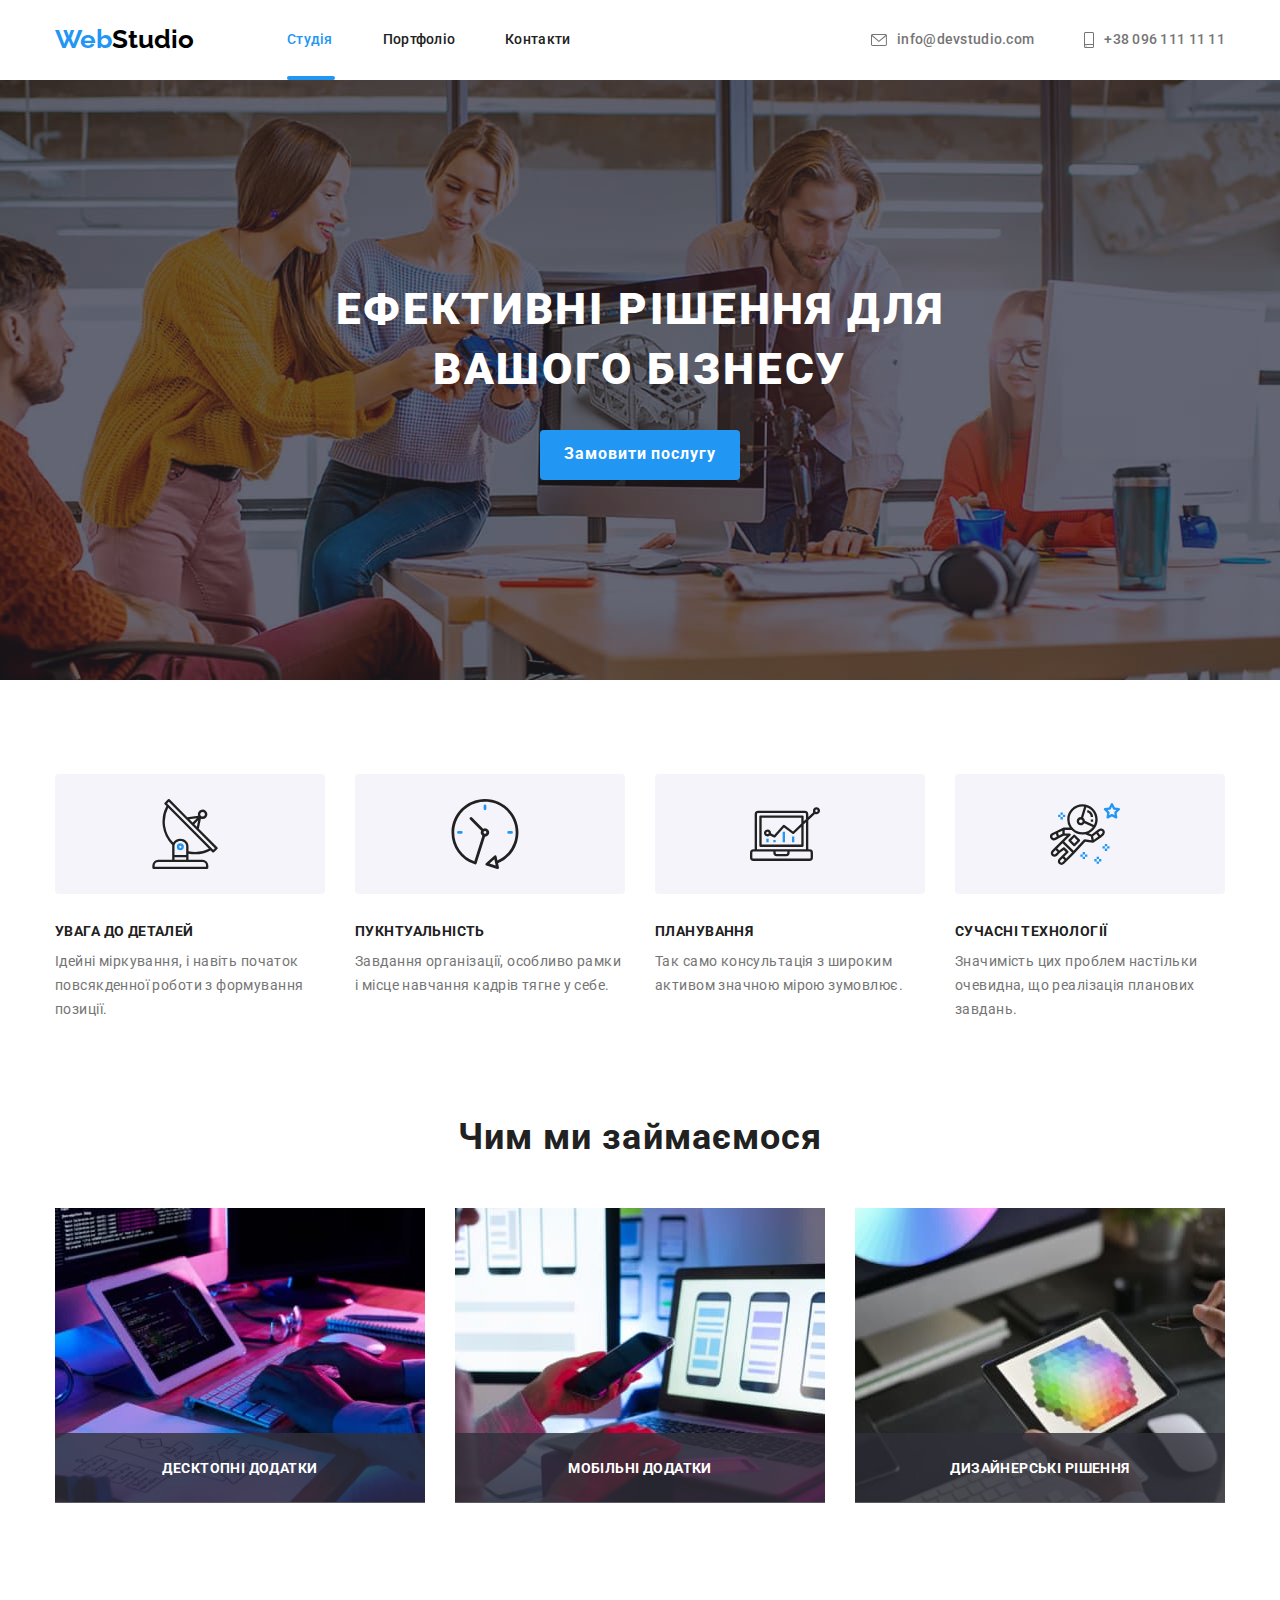
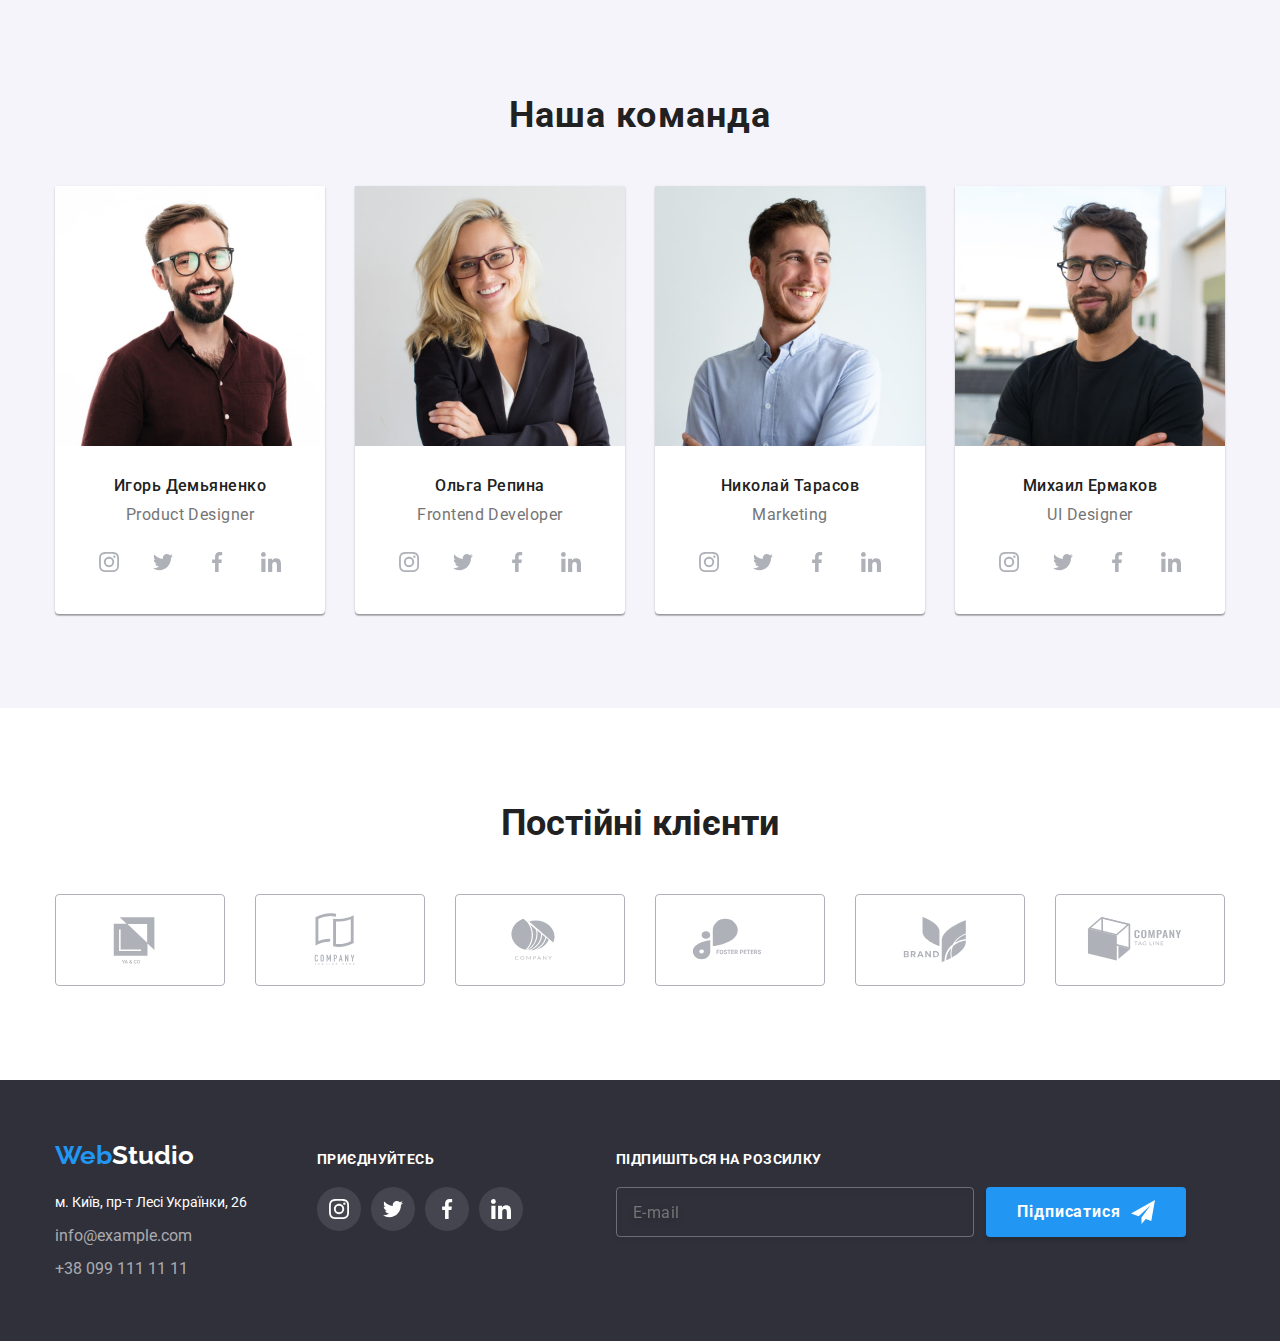
<file: index.html>
<!DOCTYPE html>
<html lang="uk">
  <head>
    <meta charset="UTF-8" />
    <meta http-equiv="X-UA-Compatible" content="IE=edge" />
    <meta name="viewport" content="width=device-width, initial-scale=1.0" />
    <title>Document</title>
    <link
      rel="stylesheet"
      href="https://cdnjs.cloudflare.com/ajax/libs/modern-normalize/1.1.0/modern-normalize.min.css
      "
    />
    <link
      href="https://fonts.googleapis.com/css2?family=Raleway:wght@700&family=Roboto:wght@400;500;700;900&display=swap"
      rel="stylesheet"
    />
    <link rel="stylesheet" href="./css/main.min.css" />
    <link rel="stylesheet" href="./css/styles.css" />
  </head>
  <body>
    <header class="head">
      <div class="container head__contacts">
        <nav class="navigation">
          <a href="./index.html" class="logo"
            ><span class="part-logo">Web</span>Studio</a
          >
          <ul class="links">
            <li>
              <a
                href="./index.html"
                class="navigation-links active active-studio"
                >Студія</a
              >
            </li>
            <li>
              <a href="./portfolio.html" class="navigation-links">Портфоліо</a>
            </li>
            <li><a href="" class="navigation-links">Контакти</a></li>
          </ul>
        </nav>
        <ul class="links">
          <li>
            <a href="mailto:info@devstudio.com" class="adresses-links">
              <svg class="icon" width="16" height="12">
                <use href="./images/icons.svg#icon-envelope"></use>
              </svg>
              info@devstudio.com</a
            >
          </li>
          <li>
            <a href="tel:+380961111111" class="adresses-links">
              <svg class="icon" width="10" height="16">
                <use href="./images/icons.svg#icon-smartphone"></use>
              </svg>
              +38 096 111 11 11</a
            >
          </li>
        </ul>
      </div>
    </header>
    <main>
      <section class="hero">
        <div class="container">
          <h1 class="hero__title">ЕФЕКТИВНІ РІШЕННЯ ДЛЯ ВАШОГО БІЗНЕСУ</h1>
          <button type="button" class="hero__button" data-modal-open>
            Замовити послугу
          </button>
        </div>
      </section>
      <section class="benefits">
        <div class="container">
          <ul class="benefits-list">
            <li>
              <div class="benefits-icon">
                <svg class="icon" width="70" height="70">
                  <use href="./images/icons.svg#icon-antenna"></use>
                </svg>
              </div>
              <h3 class="benefits-title">УВАГА ДО ДЕТАЛЕЙ</h3>
              <p class="benefits-paragraph">
                Ідейні міркування, і навіть початок повсякденної роботи з
                формування позиції.
              </p>
            </li>
            <li>
              <div class="benefits-icon">
                <svg class="icon" width="70" height="70">
                  <use href="./images/icons.svg#icon-clock"></use>
                </svg>
              </div>
              <h3 class="benefits-title">ПУКНТУАЛЬНІСТЬ</h3>
              <p class="benefits-paragraph">
                Завдання організації, особливо рамки і місце навчання кадрів
                тягне у себе.
              </p>
            </li>
            <li>
              <div class="benefits-icon">
                <svg class="icon" width="70" height="70">
                  <use href="./images/icons.svg#icon-diagram"></use>
                </svg>
              </div>
              <h3 class="benefits-title">ПЛАНУВАННЯ</h3>
              <p class="benefits-paragraph">
                Так само консультація з широким активом значною мірою зумовлює.
              </p>
            </li>
            <li>
              <div class="benefits-icon">
                <svg class="icon" width="70" height="70">
                  <use href="./images/icons.svg#icon-astronaut"></use>
                </svg>
              </div>
              <h3 class="benefits-title">СУЧАСНІ ТЕХНОЛОГІЇ</h3>
              <p class="benefits-paragraph">
                Значимість цих проблем настільки очевидна, що реалізація
                планових завдань.
              </p>
            </li>
          </ul>
        </div>
      </section>
      <section class="do">
        <div class="container">
          <h2 class="do-title">Чим ми займаємося</h2>
          <ul class="do-list">
            <li>
              <a href=""
                ><img
                  src="./images/what-are-we-do/block.jpg"
                  alt="block"
                  width="370"
                  height="294"
              /></a>
              <div class="do-text">
                <h3 class="do-text-title">ДЕСКТОПНІ ДОДАТКИ</h3>
              </div>
            </li>
            <li>
              <a href=""
                ><img
                  src="./images/what-are-we-do/smartphone.jpg"
                  alt="smartphone"
                  width="370"
                  height="294"
              /></a>
              <div class="do-text">
                <h3 class="do-text-title">МОБІЛЬНІ ДОДАТКИ</h3>
              </div>
            </li>
            <li>
              <a href=""
                ><img
                  src="./images/what-are-we-do/colors.jpg"
                  alt="colors"
                  width="370"
                  height="294"
              /></a>
              <div class="do-text">
                <h3 class="do-text-title">ДИЗАЙНЕРСЬКІ РІШЕННЯ</h3>
              </div>
            </li>
          </ul>
        </div>
      </section>
      <section class="team">
        <div class="container">
          <h2 class="team__title">Наша команда</h2>
          <ul class="team__list">
            <li class="empl">
              <img
                src="./images/employees/igor.jpg"
                alt="igor"
                width="270"
                height="260"
              />
              <div class="empl__name">
                <h3 class="empl__worker">Игорь Демьяненко</h3>
                <p class="empl__profession">Product Designer</p>
              </div>
              <ul class="links empl--links">
                <li class="network">
                  <a href="" class="network__link">
                    <svg class="network__icon" width="20" height="20">
                      <use href="./images/icons.svg#icon-instagram"></use>
                    </svg>
                  </a>
                </li>
                <li class="network">
                  <a href="" class="network__link">
                    <svg class="network__icon" width="20" height="20">
                      <use href="./images/icons.svg#icon-twitter"></use>
                    </svg>
                  </a>
                </li>
                <li class="network">
                  <a href="" class="network__link">
                    <svg class="network__icon" width="20" height="20">
                      <use href="./images/icons.svg#icon-facebook"></use>
                    </svg>
                  </a>
                </li>
                <li class="network">
                  <a href="" class="network__link">
                    <svg class="network__icon" width="20" height="20">
                      <use href="./images/icons.svg#icon-linkedin"></use>
                    </svg>
                  </a>
                </li>
              </ul>
            </li>
            <li class="empl">
              <img
                src="./images/employees/olga.jpg"
                alt="olga"
                width="270"
                height="260"
              />
              <div class="empl__name">
                <h3 class="empl__worker">Ольга Репина</h3>
                <p class="empl__profession">Frontend Developer</p>
              </div>
              <ul class="links empl--links">
                <li class="network">
                  <a href="" class="network__link">
                    <svg class="network__icon" width="20" height="20">
                      <use href="./images/icons.svg#icon-instagram"></use>
                    </svg>
                  </a>
                </li>
                <li class="network">
                  <a href="" class="network__link">
                    <svg class="network__icon" width="20" height="20">
                      <use href="./images/icons.svg#icon-twitter"></use>
                    </svg>
                  </a>
                </li>
                <li class="network">
                  <a href="" class="network__link">
                    <svg class="network__icon" width="20" height="20">
                      <use href="./images/icons.svg#icon-facebook"></use>
                    </svg>
                  </a>
                </li>
                <li class="network">
                  <a href="" class="network__link">
                    <svg class="network__icon" width="20" height="20">
                      <use href="./images/icons.svg#icon-linkedin"></use>
                    </svg>
                  </a>
                </li>
              </ul>
            </li>
            <li class="empl">
              <img
                src="./images/employees/nikolai.jpg"
                alt="nikolai"
                width="270"
                height="260"
              />
              <div class="empl__name">
                <h3 class="empl__worker">Николай Тарасов</h3>
                <p class="empl__profession">Marketing</p>
              </div>
              <ul class="links empl--links">
                <li class="network">
                  <a href="" class="network__link">
                    <svg class="network__icon" width="20" height="20">
                      <use href="./images/icons.svg#icon-instagram"></use>
                    </svg>
                  </a>
                </li>
                <li class="network">
                  <a href="" class="network__link">
                    <svg class="network__icon" width="20" height="20">
                      <use href="./images/icons.svg#icon-twitter"></use>
                    </svg>
                  </a>
                </li>
                <li class="network">
                  <a href="" class="network__link">
                    <svg class="network__icon" width="20" height="20">
                      <use href="./images/icons.svg#icon-facebook"></use>
                    </svg>
                  </a>
                </li>
                <li class="network">
                  <a href="" class="network__link">
                    <svg class="network__icon" width="20" height="20">
                      <use href="./images/icons.svg#icon-linkedin"></use>
                    </svg>
                  </a>
                </li>
              </ul>
            </li>
            <li class="empl">
              <img
                src="./images/employees/mihail.jpg"
                alt="mihail"
                width="270"
                height="260"
              />
              <div class="empl__name">
                <h3 class="empl__worker">Михаил Ермаков</h3>
                <p class="empl__profession">UI Designer</p>
              </div>
              <ul class="links empl--links">
                <li class="network">
                  <a href="" class="network__link">
                    <svg class="network__icon" width="20" height="20">
                      <use href="./images/icons.svg#icon-instagram"></use>
                    </svg>
                  </a>
                </li>
                <li class="network">
                  <a href="" class="network__link">
                    <svg class="network__icon" width="20" height="20">
                      <use href="./images/icons.svg#icon-twitter"></use>
                    </svg>
                  </a>
                </li>
                <li class="network">
                  <a href="" class="network__link">
                    <svg class="network__icon" width="20" height="20">
                      <use href="./images/icons.svg#icon-facebook"></use>
                    </svg>
                  </a>
                </li>
                <li class="network">
                  <a href="" class="network__link">
                    <svg class="network__icon" width="20" height="20">
                      <use href="./images/icons.svg#icon-linkedin"></use>
                    </svg>
                  </a>
                </li>
              </ul>
            </li>
          </ul>
        </div>
      </section>
      <section class="clients">
        <div class="container">
          <h2 class="clients-title">Постійні клієнти</h2>
          <ul class="links">
            <li class="clients-list clients-margin">
              <a href="" class="clients-link">
                <svg class="icon" width="106" height="60">
                  <use href="./images/icons.svg#icon-logo"></use>
                </svg>
              </a>
            </li>
            <li class="clients-list">
              <a href="" class="clients-link">
                <svg class="icon" width="106" height="60">
                  <use href="./images/icons.svg#icon-logo1"></use>
                </svg>
              </a>
            </li>
            <li class="clients-list">
              <a href="" class="clients-link"
                ><svg class="icon" width="106" height="60">
                  <use href="./images/icons.svg#icon-logo2"></use>
                </svg>
              </a>
            </li>
            <li class="clients-list">
              <a href="" class="clients-link"
                ><svg class="icon" width="106" height="60">
                  <use href="./images/icons.svg#icon-logo3"></use>
                </svg>
              </a>
            </li>
            <li class="clients-list">
              <a href="" class="clients-link"
                ><svg class="icon" width="106" height="60">
                  <use href="./images/icons.svg#icon-logo4"></use>
                </svg>
              </a>
            </li>
            <li class="clients-list">
              <a href="" class="clients-link"
                ><svg class="icon" width="106" height="60">
                  <use href="./images/icons.svg#icon-logo5"></use>
                </svg>
              </a>
            </li>
          </ul>
        </div>
      </section>
    </main>
    <footer class="footer">
      <div class="container">
        <div>
          <a href="./index.html" class="footer-logo"
            ><span class="part-logo">Web</span
            ><span class="part-logo-two">Studio</span></a
          >
          <address>
            <span class="adress">м. Київ, пр-т Лесі Українки, 26</span>
            <ul class="bottom-links">
              <li>
                <a href="mailto:info@example.com" class="footer-links"
                  >info@example.com</a
                >
              </li>
              <li>
                <a href="tel:+380991111111" class="footer-links"
                  >+38 099 111 11 11</a
                >
              </li>
            </ul>
          </address>
        </div>
        <div class="footer-adds">
          <h3 class="footer-title">ПРИЄДНУЙТЕСЬ</h3>
          <ul class="links">
            <li class="fill">
              <a href="" class="social-fill-link">
                <svg class="icon" width="20" height="20">
                  <use href="./images/icons.svg#icon-instagram"></use>
                </svg>
              </a>
            </li>
            <li class="fill">
              <a href="" class="social-fill-link">
                <svg class="icon" width="20" height="20">
                  <use href="./images/icons.svg#icon-twitter"></use>
                </svg>
              </a>
            </li>
            <li class="fill">
              <a href="" class="social-fill-link">
                <svg class="icon" width="20" height="20">
                  <use href="./images/icons.svg#icon-facebook"></use>
                </svg>
              </a>
            </li>
            <li class="fill">
              <a href="" class="social-fill-link">
                <svg class="icon" width="20" height="20">
                  <use href="./images/icons.svg#icon-linkedin"></use>
                </svg>
              </a>
            </li>
          </ul>
        </div>
        <div class="telegram">
          <p class="telegram-text">ПІДПИШІТЬСЯ НА РОЗСИЛКУ</p>
          <div class="telegram-flex">
            <input type="text" class="telegram-input" placeholder="E-mail" />
            <button type="submit" class="telegram-button">
              <div class="button-align">
                <span>Підписатися</span>
                <svg class="telegram-icon" width="24" height="24">
                  <use href="./images/icons.svg#icon-send"></use>
                </svg>
              </div>
            </button>
          </div>
        </div>
      </div>
    </footer>
    <!-- is-hidden -->
    <div class="backdrop is-hidden" data-modal>
      <div class="modal">
        <form action="" class="modal-form">
          <p class="modal-form-title">Залиште свої дані, ми вам передзвонимо</p>

          <label for="user-name" class="modal-form-label"> Ім'я </label>
          <div class="modal-form-contain">
            <input
              type="text"
              name="name"
              id="user-name"
              class="modal-form-input"
              autofocus
            />
            <svg class="modal-form-label-icons" width="18" height="18">
              <use href="./images/icons.svg#icon-person"></use>
            </svg>
          </div>

          <label for="user-phone" class="modal-form-label"> Телефон </label>
          <div class="modal-form-contain">
            <input
              type="text"
              name="phone"
              id="user-phone"
              class="modal-form-input"
            />
            <svg class="modal-form-label-icons" width="18" height="18">
              <use href="./images/icons.svg#icon-phone"></use>
            </svg>
          </div>

          <label for="user-mail" class="modal-form-label"> Пошта </label>
          <div class="modal-form-contain">
            <input
              type="text"
              name="e-mail"
              id="user-mail"
              class="modal-form-input"
            />
            <svg class="modal-form-label-icons" width="18" height="18">
              <use href="./images/icons.svg#icon-email"></use>
            </svg>
          </div>

          <label for="user-comment" class="modal-form-label"> Коментар </label>
          <textarea
            placeholder="Введіть текст"
            name="comment"
            id="user-comment"
            class="modal-form-textarea"
          ></textarea>

          <input id="user-policy" type="checkbox" class="modal-form-checkbox" />
          <label for="user-policy" class="modal-form-terms">
            Погоджуюся з розсилкою та приймаю&nbsp;<a
              href=""
              class="link-form-terms"
              >Умови договору</a
            >
          </label>
          <button type="submit" class="modal-form-button">Відправити</button>
        </form>
        <button type="button" class="modal-close-button" data-modal-close>
          <svg class="modal-close-button-icon" width="18" height="18">
            <use href="./images/icons.svg#icon-close"></use>
          </svg>
        </button>
      </div>
    </div>
    <script src="./js/modal.js"></script>
  </body>
</html>
</file>
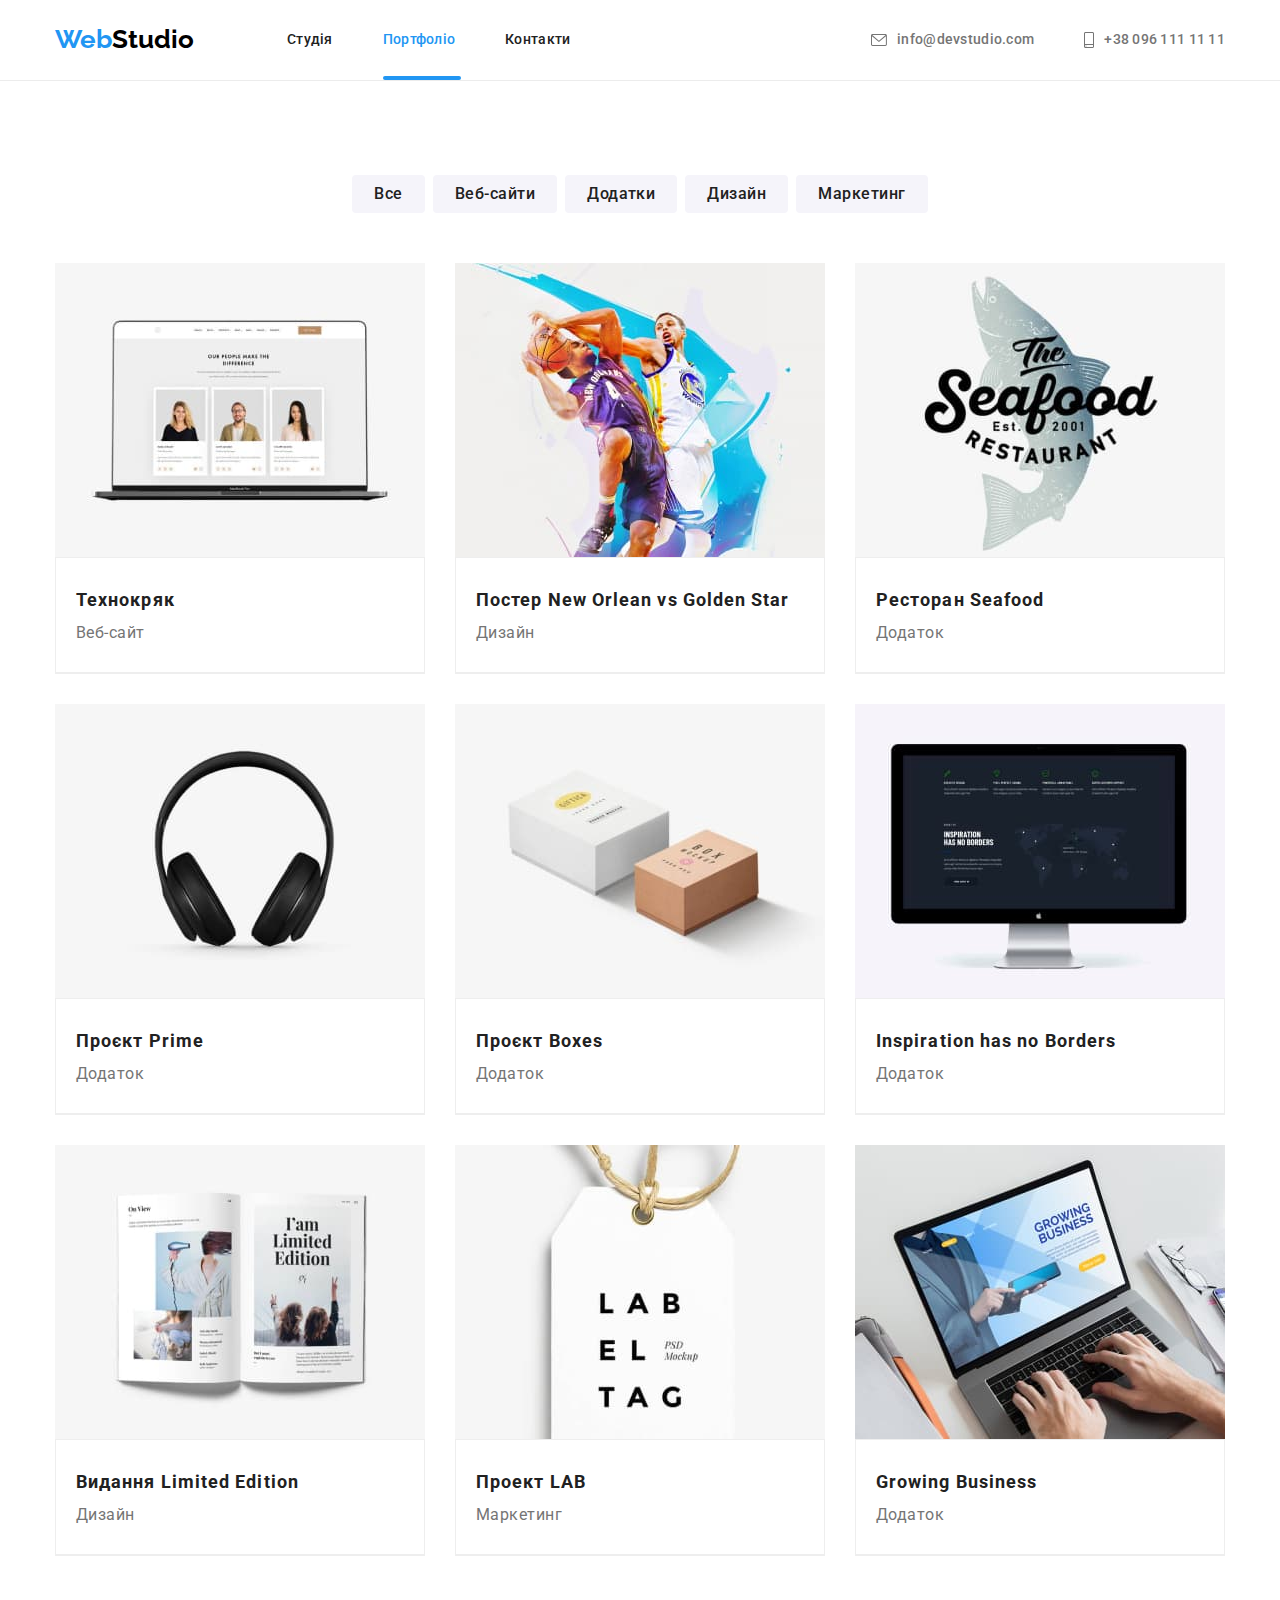
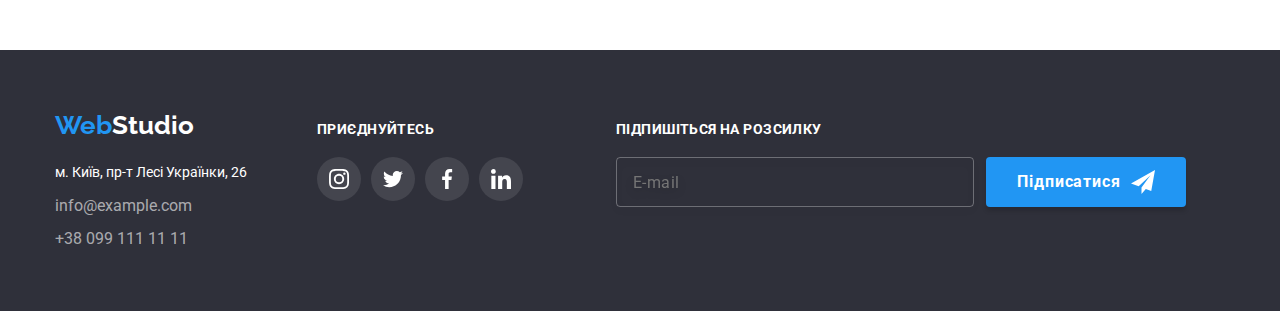
<file: portfolio.html>
<!DOCTYPE html>
<html lang="uk">
  <head>
    <meta charset="UTF-8" />
    <meta http-equiv="X-UA-Compatible" content="IE=edge" />
    <meta name="viewport" content="width=device-width, initial-scale=1.0" />
    <title>Document</title>
    <link
      rel="stylesheet"
      href="https://cdnjs.cloudflare.com/ajax/libs/modern-normalize/1.1.0/modern-normalize.min.css
      "
    />
    <link
      href="https://fonts.googleapis.com/css2?family=Raleway:wght@700&family=Roboto:wght@400;500;700;900&display=swap"
      rel="stylesheet"
    />
    <link rel="stylesheet" href="./css/styles.css" />
    <link rel="stylesheet" href="./css/main.min.css" />
  </head>
  <body>
    <header class="head head--border">
      <div class="container head__contacts">
        <nav class="navigation">
          <a href="./index.html" class="logo"
            ><span class="part-logo">Web</span>Studio</a
          >
          <ul class="links">
            <li>
              <a href="./index.html" class="navigation-links">Студія</a>
            </li>
            <li>
              <a
                href="./portfolio.html"
                class="navigation-links active active-portfolio"
                >Портфоліо</a
              >
            </li>
            <li><a href="" class="navigation-links">Контакти</a></li>
          </ul>
        </nav>
        <ul class="links">
          <li>
            <a href="mailto:info@devstudio.com" class="adresses-links">
              <svg class="icon" width="16" height="12">
                <use href="./images/icons.svg#icon-envelope"></use>
              </svg>
              info@devstudio.com</a
            >
          </li>
          <li>
            <a href="tel:+380961111111" class="adresses-links">
              <svg class="icon" width="10" height="16">
                <use href="./images/icons.svg#icon-smartphone"></use>
              </svg>
              +38 096 111 11 11</a
            >
          </li>
        </ul>
      </div>
    </header>
    <main>
      <section class="buttons">
        <div class="container">
          <ul class="buttons__portfolio">
            <li>
              <button type="button" class="button">
                <span class="button__text">Все</span>
              </button>
            </li>
            <li>
              <button type="button" class="button">
                <span class="button__text">Веб-сайти</span>
              </button>
            </li>
            <li>
              <button type="button" class="button">
                <span class="button__text">Додатки</span>
              </button>
            </li>
            <li>
              <button type="button" class="button">
                <span class="button__text">Дизайн</span>
              </button>
            </li>
            <li>
              <button type="button" class="button">
                <span class="button__text">Маркетинг</span>
              </button>
            </li>
          </ul>

          <ul class="works">
            <li class="work">
              <a href="" class="work__link">
                <div class="work__wrapper">
                  <img
                    src="./images/portfolio/techno-crack.jpg"
                    alt="techno-crack.jpg"
                    width="370"
                    height="294"
                  />
                  <div class="work__modal">
                    <p class="work__modal-text">
                      Ресурс пропонує комплексні пропозиції з різним рівнем
                      функціоналу та сервісів. Все це дозволить відвідувачу
                      отримати вичерпні відомості про компанію чи приватну
                      особу.
                    </p>
                  </div>
                </div>
                <div class="work__text">
                  <h3 class="work__title">Технокряк</h3>
                  <p class="work__kind">Веб-сайт</p>
                </div>
              </a>
            </li>
            <li class="work">
              <a href="" class="work__link">
                <div class="work__wrapper">
                  <img
                    src="./images/portfolio/basketballists.jpg"
                    alt="techno-crack.jpg"
                    width="370"
                    height="294"
                  />
                  <div class="work__modal">
                    <p class="work__modal-text">
                      Ресурс пропонує комплексні пропозиції з різним рівнем
                      функціоналу та сервісів. Все це дозволить відвідувачу
                      отримати вичерпні відомості про компанію чи приватну
                      особу.
                    </p>
                  </div>
                </div>
                <div class="work__text">
                  <h3 class="work__title">Постер New Orlean vs Golden Star</h3>
                  <p class="work__kind">Дизайн</p>
                </div>
              </a>
              <!-- <a href="" class="work-link">
                <div class="work-wraper">
                  <img
                    src="./images/portfolio/basketballists.jpg"
                    alt="basketballists"
                    width="370"
                    height="294"
                  />
                  <div class="work-modal">
                    <p class="work-modal-text">
                      Ресурс пропонує комплексні пропозиції з різним рівнем
                      функціоналу та сервісів. Все це дозволить відвідувачу
                      отримати вичерпні відомості про компанію чи приватну
                      особу.
                    </p>
                  </div>
                </div>
                <div class="works-text">
                  <h3 class="projects-title">
                    Постер New Orlean vs Golden Star
                  </h3>
                  <p class="projects-text">Дизайн</p>
                </div>
              </a> -->
            </li>
            <li class="work">
              <a href="" class="work__link">
                <div class="work__wrapper">
                  <img
                    src="./images/portfolio/restraunt.jpg"
                    alt="techno-crack.jpg"
                    width="370"
                    height="294"
                  />
                  <div class="work__modal">
                    <p class="work__modal-text">
                      Ресурс пропонує комплексні пропозиції з різним рівнем
                      функціоналу та сервісів. Все це дозволить відвідувачу
                      отримати вичерпні відомості про компанію чи приватну
                      особу.
                    </p>
                  </div>
                </div>
                <div class="work__text">
                  <h3 class="work__title">Ресторан Seafood</h3>
                  <p class="work__kind">Додаток</p>
                </div>
              </a>
              <!-- <a href="" class="work-link">
                <div class="work-wraper">
                  <img
                    src="./images/portfolio/restraunt.jpg"
                    alt="restraunt"
                    width="370"
                    height="294"
                  />
                  <div class="work-modal">
                    <p class="work-modal-text">
                      Ресурс пропонує комплексні пропозиції з різним рівнем
                      функціоналу та сервісів. Все це дозволить відвідувачу
                      отримати вичерпні відомості про компанію чи приватну
                      особу.
                    </p>
                  </div>
                </div>
                <div class="works-text">
                  <h3 class="projects-title">Ресторан Seafood</h3>
                  <p class="projects-text">Додаток</p>
                </div>
              </a> -->
            </li>
            <li class="work">
              <a href="" class="work__link">
                <div class="work__wrapper">
                  <img
                    src="./images/portfolio/headphones.jpg"
                    alt="headphones.jpg"
                    width="370"
                    height="294"
                  />
                  <div class="work__modal">
                    <p class="work__modal-text">
                      Ресурс пропонує комплексні пропозиції з різним рівнем
                      функціоналу та сервісів. Все це дозволить відвідувачу
                      отримати вичерпні відомості про компанію чи приватну
                      особу.
                    </p>
                  </div>
                </div>
                <div class="work__text">
                  <h3 class="work__title">Проєкт Prime</h3>
                  <p class="work__kind">Додаток</p>
                </div>
              </a>
              <!-- <a href="" class="work-link">
                <div class="work-wraper">
                  <img
                    src="./images/portfolio/headphones.jpg"
                    alt="headphones"
                    width="370"
                    height="294"
                  />
                  <div class="work-modal">
                    <p class="work-modal-text">
                      Ресурс пропонує комплексні пропозиції з різним рівнем
                      функціоналу та сервісів. Все це дозволить відвідувачу
                      отримати вичерпні відомості про компанію чи приватну
                      особу.
                    </p>
                  </div>
                </div>

                <div class="works-text">
                  <h3 class="projects-title">Проєкт Prime</h3>
                  <p class="projects-text">Додаток</p>
                </div>
              </a> -->
            </li>
            <li class="work">
              <a href="" class="work__link">
                <div class="work__wrapper">
                  <img
                    src="./images/portfolio/boxes.jpg"
                    alt="boxes"
                    width="370"
                    height="294"
                  />
                  <div class="work__modal">
                    <p class="work__modal-text">
                      Ресурс пропонує комплексні пропозиції з різним рівнем
                      функціоналу та сервісів. Все це дозволить відвідувачу
                      отримати вичерпні відомості про компанію чи приватну
                      особу.
                    </p>
                  </div>
                </div>
                <div class="work__text">
                  <h3 class="work__title">Проєкт Boxes</h3>
                  <p class="work__kind">Додаток</p>
                </div>
              </a>
              <!-- <a href="" class="work-link">
                <div class="work-wraper">
                  <img
                    src="images/portfolio/boxes.jpg"
                    alt="boxes"
                    width="370"
                    height="294"
                  />
                  <div class="work-modal">
                    <p class="work-modal-text">
                      Ресурс пропонує комплексні пропозиції з різним рівнем
                      функціоналу та сервісів. Все це дозволить відвідувачу
                      отримати вичерпні відомості про компанію чи приватну
                      особу.
                    </p>
                  </div>
                </div>

                <div class="works-text">
                  <h3 class="projects-title">Проєкт Boxes</h3>
                  <p class="projects-text">Додаток</p>
                </div>
              </a> -->
            </li>
            <li class="work">
              <a href="" class="work__link">
                <div class="work__wrapper">
                  <img
                    src="./images/portfolio/monitor.jpg"
                    alt="monitor"
                    width="370"
                    height="294"
                  />
                  <div class="work__modal">
                    <p class="work__modal-text">
                      Ресурс пропонує комплексні пропозиції з різним рівнем
                      функціоналу та сервісів. Все це дозволить відвідувачу
                      отримати вичерпні відомості про компанію чи приватну
                      особу.
                    </p>
                  </div>
                </div>
                <div class="work__text">
                  <h3 class="work__title">Inspiration has no Borders</h3>
                  <p class="work__kind">Додаток</p>
                </div>
              </a>
              <!-- <a href="" class="work-link">
                <div class="work-wraper">
                  <img
                    src="./images/portfolio/monitor.jpg"
                    alt="monitor"
                    width="370"
                    height="294"
                  />
                  <div class="work-modal">
                    <p class="work-modal-text">
                      Ресурс пропонує комплексні пропозиції з різним рівнем
                      функціоналу та сервісів. Все це дозволить відвідувачу
                      отримати вичерпні відомості про компанію чи приватну
                      особу.
                    </p>
                  </div>
                </div>

                <div class="works-text">
                  <h3 class="projects-title">Inspiration has no Borders</h3>
                  <p class="projects-text">Додаток</p>
                </div>
              </a> -->
            </li>
            <li class="work">
              <a href="" class="work__link">
                <div class="work__wrapper">
                  <img
                    src="./images/portfolio/journal.jpg"
                    alt="journal"
                    width="370"
                    height="294"
                  />
                  <div class="work__modal">
                    <p class="work__modal-text">
                      Ресурс пропонує комплексні пропозиції з різним рівнем
                      функціоналу та сервісів. Все це дозволить відвідувачу
                      отримати вичерпні відомості про компанію чи приватну
                      особу.
                    </p>
                  </div>
                </div>
                <div class="work__text">
                  <h3 class="work__title">Видання Limited Edition</h3>
                  <p class="work__kind">Дизайн</p>
                </div>
              </a>
              <!-- <a href="" class="work-link">
                <div class="work-wraper">
                  <img
                    src="./images/portfolio/journal.jpg"
                    alt="journal"
                    width="370"
                    height="294"
                  />
                  <div class="work-modal">
                    <p class="work-modal-text">
                      Ресурс пропонує комплексні пропозиції з різним рівнем
                      функціоналу та сервісів. Все це дозволить відвідувачу
                      отримати вичерпні відомості про компанію чи приватну
                      особу.
                    </p>
                  </div>
                </div>

                <div class="works-text">
                  <h3 class="projects-title">Видання Limited Edition</h3>
                  <p class="projects-text">Дизайн</p>
                </div>
              </a> -->
            </li>
            <li class="work">
              <a href="" class="work__link">
                <div class="work__wrapper">
                  <img
                    src="./images/portfolio/label.jpg"
                    alt="journal"
                    width="370"
                    height="294"
                  />
                  <div class="work__modal">
                    <p class="work__modal-text">
                      Ресурс пропонує комплексні пропозиції з різним рівнем
                      функціоналу та сервісів. Все це дозволить відвідувачу
                      отримати вичерпні відомості про компанію чи приватну
                      особу.
                    </p>
                  </div>
                </div>
                <div class="work__text">
                  <h3 class="work__title">Проект LAB</h3>
                  <p class="work__kind">Маркетинг</p>
                </div>
              </a>
              <!-- <a href="" class="work-link">
                <div class="work-wraper">
                  <img
                    src="./images/portfolio/label.jpg"
                    alt="journal"
                    width="370"
                    height="294"
                  />
                  <div class="work-modal">
                    <p class="work-modal-text">
                      Ресурс пропонує комплексні пропозиції з різним рівнем
                      функціоналу та сервісів. Все це дозволить відвідувачу
                      отримати вичерпні відомості про компанію чи приватну
                      особу.
                    </p>
                  </div>
                </div>

                <div class="works-text">
                  <h3 class="projects-title">Проект LAB</h3>
                  <p class="projects-text">Маркетинг</p>
                </div>
              </a> -->
            </li>
            <li class="work">
              <a href="" class="work__link">
                <div class="work__wrapper">
                  <img
                    src="./images/portfolio/laptop.jpg"
                    alt="laptop"
                    width="370"
                    height="294"
                  />
                  <div class="work__modal">
                    <p class="work__modal-text">
                      Ресурс пропонує комплексні пропозиції з різним рівнем
                      функціоналу та сервісів. Все це дозволить відвідувачу
                      отримати вичерпні відомості про компанію чи приватну
                      особу.
                    </p>
                  </div>
                </div>
                <div class="work__text">
                  <h3 class="work__title">Growing Business</h3>
                  <p class="work__kind">Додаток</p>
                </div>
              </a>
              <!-- <a href="" class="work-link">
                <div class="work-wraper">
                  <img
                    src="./images/portfolio/laptop.jpg"
                    alt="laptop"
                    width="370"
                    height="294"
                  />
                  <div class="work-modal">
                    <p class="work-modal-text">
                      Ресурс пропонує комплексні пропозиції з різним рівнем
                      функціоналу та сервісів. Все це дозволить відвідувачу
                      отримати вичерпні відомості про компанію чи приватну
                      особу.
                    </p>
                  </div>
                </div>

                <div class="works-text">
                  <h3 class="projects-title">Growing Business</h3>
                  <p class="projects-text">Додаток</p>
                </div></a
              > -->
            </li>
          </ul>
        </div>
      </section>
    </main>
    <footer class="footer">
      <div class="container">
        <div>
          <a href="./index.html" class="footer-logo"
            ><span class="part-logo">Web</span
            ><span class="part-logo-two">Studio</span></a
          >
          <address>
            <span class="adress">м. Київ, пр-т Лесі Українки, 26</span>
            <ul class="bottom-links">
              <li>
                <a href="mailto:info@example.com" class="footer-links"
                  >info@example.com</a
                >
              </li>
              <li>
                <a href="tel:+380991111111" class="footer-links"
                  >+38 099 111 11 11</a
                >
              </li>
            </ul>
          </address>
        </div>
        <div class="footer-adds">
          <h3 class="footer-title">ПРИЄДНУЙТЕСЬ</h3>
          <ul class="links">
            <li class="fill">
              <a href="" class="social-fill-link">
                <svg class="icon" width="20" height="20">
                  <use href="./images/icons.svg#icon-instagram"></use>
                </svg>
              </a>
            </li>
            <li class="fill">
              <a href="" class="social-fill-link">
                <svg class="icon" width="20" height="20">
                  <use href="./images/icons.svg#icon-twitter"></use>
                </svg>
              </a>
            </li>
            <li class="fill">
              <a href="" class="social-fill-link">
                <svg class="icon" width="20" height="20">
                  <use href="./images/icons.svg#icon-facebook"></use>
                </svg>
              </a>
            </li>
            <li class="fill">
              <a href="" class="social-fill-link">
                <svg class="icon" width="20" height="20">
                  <use href="./images/icons.svg#icon-linkedin"></use>
                </svg>
              </a>
            </li>
          </ul>
        </div>
        <div class="telegram">
          <p class="telegram-text">ПІДПИШІТЬСЯ НА РОЗСИЛКУ</p>
          <div class="telegram-flex">
            <input type="text" class="telegram-input" placeholder="E-mail" />
            <button type="submit" class="telegram-button">
              <div class="button-align">
                <span>Підписатися</span>
                <svg class="telegram-icon" width="24" height="24">
                  <use href="./images/icons.svg#icon-send"></use>
                </svg>
              </div>
            </button>
          </div>
        </div>
      </div>
    </footer>
  </body>
</html>
</file>
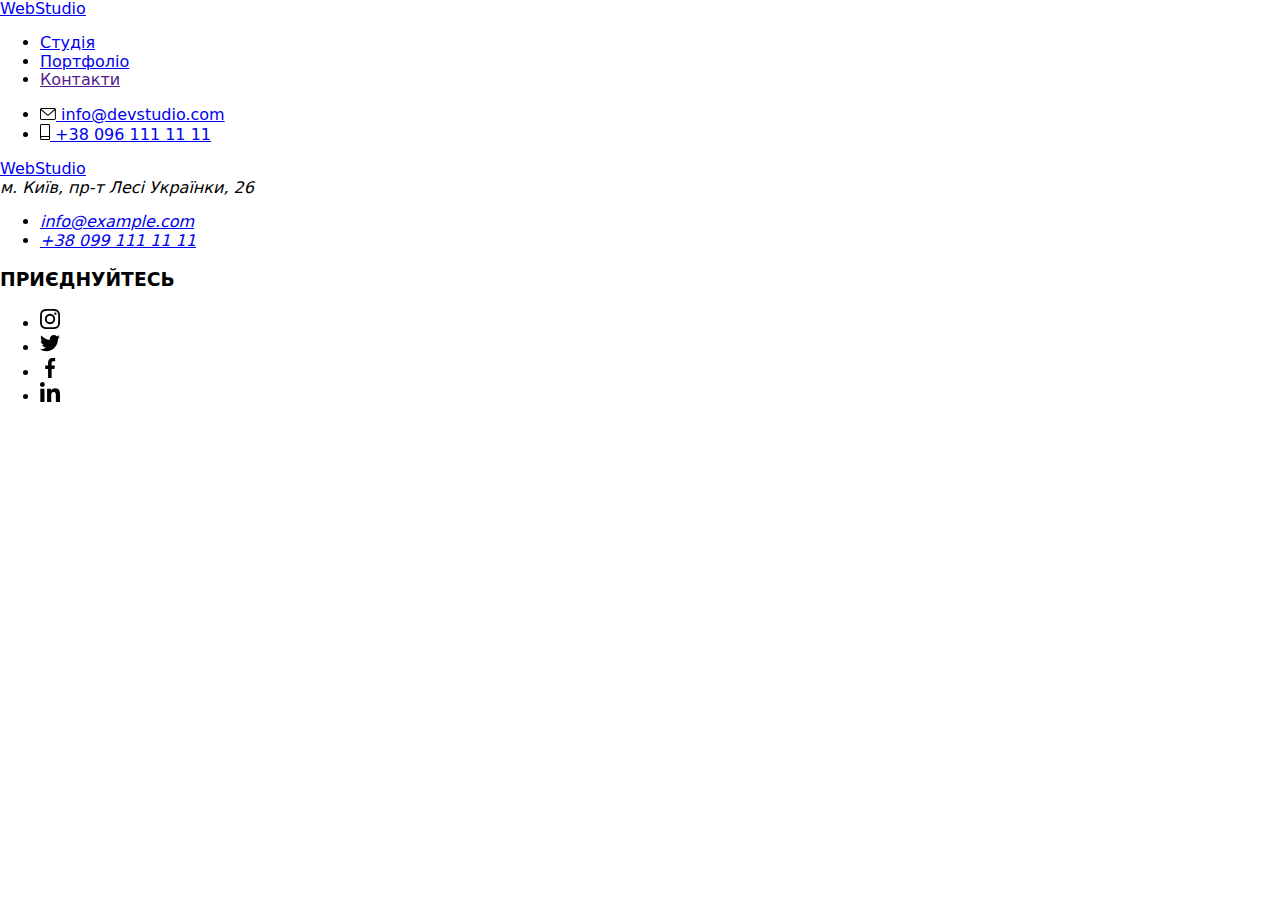
<file: studio.html>
<!DOCTYPE html>
<html lang="uk">
  <head>
    <meta charset="UTF-8" />
    <meta http-equiv="X-UA-Compatible" content="IE=edge" />
    <meta name="viewport" content="width=device-width, initial-scale=1.0" />
    <title>Document</title>
    <link
      rel="stylesheet"
      href="https://cdnjs.cloudflare.com/ajax/libs/modern-normalize/1.1.0/modern-normalize.min.css
      "
    />
    <link
      href="https://fonts.googleapis.com/css2?family=Raleway:wght@700&family=Roboto:wght@400;500;700;900&display=swap"
      rel="stylesheet"
    />
    <link rel="stylesheet" href="./css/styles.css" />
  </head>
  <body>
    <header class="head">
      <div class="container contacts-container">
        <nav class="navigation">
          <a href="./index.html" class="logo"
            ><span class="part-logo">Web</span>Studio</a
          >
          <ul class="links">
            <li>
              <a href="./studio.html" class="navigation-links active">Студія</a>
            </li>
            <li>
              <a href="./portfolio.html" class="navigation-links">Портфоліо</a>
            </li>
            <li><a href="" class="navigation-links">Контакти</a></li>
          </ul>
        </nav>
        <ul class="links">
          <li>
            <a href="mailto:info@devstudio.com" class="adresses-links">
              <svg class="icon" width="16" height="12">
                <use href="./images/icons.svg#icon-envelope"></use>
              </svg>
              info@devstudio.com</a
            >
          </li>
          <li>
            <a href="tel:+380961111111" class="adresses-links">
              <svg class="icon" width="10" height="16">
                <use href="./images/icons.svg#icon-smartphone"></use>
              </svg>
              +38 096 111 11 11</a
            >
          </li>
        </ul>
      </div>
    </header>
    <main></main>
    <footer class="footer">
      <div class="container">
        <div>
          <a href="./index.html" class="footer-logo"
            ><span class="part-logo">Web</span
            ><span class="part-logo-two">Studio</span></a
          >
          <address>
            <span class="adress">м. Київ, пр-т Лесі Українки, 26</span>
            <ul class="bottom-links">
              <li>
                <a href="mailto:info@example.com" class="footer-links"
                  >info@example.com</a
                >
              </li>
              <li>
                <a href="tel:+380991111111" class="footer-links"
                  >+38 099 111 11 11</a
                >
              </li>
            </ul>
          </address>
        </div>
        <div class="footer-adds">
          <h3 class="footer-title">ПРИЄДНУЙТЕСЬ</h3>
          <ul class="links">
            <li class="fill">
              <a href="" class="fill-iink">
                <svg class="icon" width="20" height="20">
                  <use href="./images/icons.svg#icon-instagram"></use>
                </svg>
              </a>
            </li>
            <li class="fill">
              <a href="" class="fill-iink">
                <svg class="icon" width="20" height="20">
                  <use href="./images/icons.svg#icon-twitter"></use>
                </svg>
              </a>
            </li>
            <li class="fill">
              <a href="" class="fill-iink">
                <svg class="icon" width="20" height="20">
                  <use href="./images/icons.svg#icon-facebook"></use>
                </svg>
              </a>
            </li>
            <li class="fill">
              <a href="" class="fill-iink">
                <svg class="icon" width="20" height="20">
                  <use href="./images/icons.svg#icon-linkedin"></use>
                </svg>
              </a>
            </li>
          </ul>
        </div>
      </div>
    </footer>
  </body>
</html>
</file>
<file: css/styles.css>
/* ГЛАВНАЯ */
/* main-style */
/* Цвета верхней части страницы */

/* logo */

/* part of logo */

/* навигационные ссылки */

/* ссылки с телефоном и почтой */

/* Ссылки и адресы при наведении и нажатии*/

/* Оформление секции "Герой" */

/* Текст заголовка */

/* Оформление кнопки героя */

/* Наши преимущества */

/* Описание преимуществ */

/* Чем мы занимаемся */

/* Наши сотрудники */

/* Секция клиентов */

/* Адресы в футере */

/* Оформление футера */

/* Оформление цвета ссылок */

/* Офомление подписки телеграмм */

/* ПОРТФОЛИО */
/* Кнопки выбора типа портфолио */

/*СТУДИЯ*/

/* МОДАЛЬНОЕ ОКНО */

/* Форма заполнения модального окна */

/* Форма заполнения модального окна */
</file>
<file: css/main.min.css>
:root{--brand-color-one: #2196f3;--dark-background-color: #2f303a;--light-background-color: #ffffff;--main-text-color: #212121}h1,h2,h3,h4,p{margin:0%}body{margin:0%;font-family:Roboto,Raleway,sans-serif;color:var(--main-text-color)}.container{padding-left:15px;padding-right:15px;width:1200px;margin:0 auto}.modal-close-button{position:absolute;top:8px;right:8px;display:flex;justify-content:center;align-items:center;width:30px;height:30px;border-radius:50%;background-color:rgba(0,0,0,0);border:1px solid rgba(0,0,0,.1);padding:0;cursor:pointer;transition:border-color 250ms cubic-bezier(0.4, 0, 0.2, 1)}.modal-close-button:hover,.modal-close-button:focus{border-color:var(--brand-color-one)}.modal-close-button-icon{fill:#000;transition:fill 250ms cubic-bezier(0.4, 0, 0.2, 1)}.modal-close-button:hover .modal-close-button-icon,.modal-close-button:focus .modal-close-button-icon{fill:var(--brand-color-one)}.hero__button{margin-left:auto;margin-right:auto;margin-top:30px;display:block;min-width:200px;height:50px;border:0;border-radius:4px;cursor:pointer;font-family:"Roboto";font-style:normal;font-weight:700;font-size:16px;line-height:1.9;letter-spacing:.06em;color:#fff;background-color:#2196f3}.modal-form-button{display:block;margin-left:auto;margin-right:auto;font-size:16px;line-height:1.88;letter-spacing:.06em;color:#fff;min-width:200px;height:50px;background:var(--brand-color-one);box-shadow:0px 4px 4px rgba(0,0,0,.15);border-radius:4px;border:0;cursor:pointer}.telegram-button{display:block;margin-left:auto;margin-right:auto;letter-spacing:.06em;font-weight:700;font-size:16px;line-height:1.88;color:#fff;min-width:200px;height:50px;background:var(--brand-color-one);box-shadow:0px 4px 4px rgba(0,0,0,.15);border-radius:4px;border:0;cursor:pointer}.logo{margin-right:93px;font-family:Raleway;font-weight:700;font-size:26px;line-height:1.19;color:#000;text-decoration:none}.part-logo{color:var(--brand-color-one)}.part-logo-two{font-family:Raleway;font-weight:700;font-size:26px;line-height:1.19;color:var(--light-background-color)}.adresses-links{font-weight:500;font-size:14px;line-height:1.14;letter-spacing:.02em;color:#757575;text-decoration:none;display:flex;align-items:center;transition:color 250ms cubic-bezier(0.4, 0, 0.2, 1)}.navigation{display:flex;align-items:center;padding-top:24px;padding-bottom:25px}.navigation>ul{margin-right:331px}.navigation>ul:last-child{margin-right:0}.links{display:flex;padding-left:0;margin:0%;margin-left:auto;list-style:none;align-items:center}.links>li{margin-right:50px}.links>li:last-child{margin-right:0}.elements-links{display:block;align-items:center;color:#757575}.navigation-links{font-weight:500;font-size:14px;line-height:1.14;letter-spacing:.02em;text-decoration:none;color:var(--main-text-color);transition-property:color;transition-duration:250ms;transition-timing-function:cubic-bezier(0.4, 0, 0.2, 1)}.links .navigation-links:hover,.links .navigation-links:focus{color:var(--brand-color-one)}.adresses-links:hover,.adresses-links:focus{color:var(--brand-color-one)}.links .adresses-links:active{color:var(--brand-color-one)}.icon{margin-right:10px;fill:currentColor}.adresses-links .icon:hover,.adresses-links .icon:focus{fill:var(--brand-color-one)}.active{color:var(--brand-color-one)}.active-studio::after{display:block;content:"";position:absolute;top:76px;left:auto;width:48px;height:4px;border-radius:2px;background:var(--brand-color-one)}.active-portfolio::after{display:block;content:"";position:absolute;top:76px;left:auto;width:78px;height:4px;border-radius:2px;background:var(--brand-color-one)}.head{margin:0 auto;background-color:var(--light-background-color)}.head--border{border-bottom:1px solid #ececec}.head__contacts{display:flex;align-items:center}.hero{max-width:1600px;min-height:600px;margin:0 auto;padding-top:200px;padding-bottom:200px;text-align:center;background-image:linear-gradient(to right, rgba(47, 48, 58, 0.4), rgba(47, 48, 58, 0.4)),url(../images/background-image.jpg);background-position:center;background-repeat:no-repeat;background-size:cover;background-color:var(--dark-background-color)}.hero__title{margin-left:auto;margin-right:auto;width:696px;font-style:normal;font-weight:900;font-size:44px;line-height:1.36;letter-spacing:.06em;color:#fff}.benefits{padding-top:94px}.benefits-icon{display:flex;justify-content:center;align-items:center;margin-bottom:30px;width:270px;height:120px;fill:#212121;background:#f5f4fa;border-radius:4px}.benefits-list{display:flex;margin:0;justify-content:space-between;padding:0;list-style:none}.benefits-title{margin-bottom:10px;font-style:normal;font-weight:700;font-size:14px;line-height:1.14;letter-spacing:.03em;color:var(--main-text-color)}.benefits-paragraph{width:270px;padding-left:0;font-style:normal;font-size:14px;line-height:1.71;letter-spacing:.03em;color:#757575}.do{padding-top:94px;padding-bottom:94px}.do>.container{padding-top:0}.do-title{text-align:center;font-style:normal;font-weight:700;font-size:36px;line-height:1.17;letter-spacing:.03em;color:var(--main-text-color)}.do-list{position:relative;margin-top:50px;display:flex;justify-content:space-between;padding:0;margin-bottom:0;list-style:none}.do-list>li:last-child{margin-right:0}.do-text{position:absolute;bottom:3px;display:flex;justify-content:center;align-items:center;height:70px;width:370px;background-color:rgba(47,48,58,.8)}.do-text-title{font-style:normal;font-weight:700;font-size:14px;line-height:16px;text-align:center;letter-spacing:.03em;text-transform:uppercase;color:#fff}.team{padding-top:94px;padding-bottom:94px;background-color:#f5f4fa}.team__title{text-align:center;font-style:normal;font-weight:700;font-size:36px;line-height:1.17;letter-spacing:.03em;color:var(--main-text-color)}.team__list{display:flex;justify-content:space-between;list-style:none;margin-top:50px;margin-bottom:0;padding:0;border-radius:0px 0px 4px 4px}.team__list>li{background-color:var(--light-background-color);border-radius:0px 0px 4px 4px}.team__list>li:last-child{margin-right:0}.empl{display:flex;flex-direction:column;align-items:center;padding-bottom:30px;box-shadow:0px 1px 3px rgba(0,0,0,.12),0px 1px 1px rgba(0,0,0,.14),0px 2px 1px rgba(0,0,0,.2);border-radius:0px 0px 4px 4px}.empl__name{margin-top:30px;margin-bottom:16px}.empl__worker{font-style:normal;font-weight:500;font-size:16px;line-height:1.19;text-align:center;letter-spacing:.03em;color:var(--main-text-color)}.empl__profession{margin-top:10px;font-style:normal;font-size:16px;line-height:1.19;text-align:center;letter-spacing:.03em;color:#757575}.empl--links{margin-left:0}li .network{display:flex;align-items:center;justify-content:center;margin-right:10px;width:44px;height:44px;border-radius:50%;background-color:var(--light-background-color)}.network__link{display:flex;align-items:center;justify-content:center;margin-right:0px;width:100%;height:100%;border-radius:50%;background-color:var(--light-background-color);fill:#afb1b8;transition-property:background-color;transition-duration:250ms;transition-timing-function:cubic-bezier(0.4, 0, 0.2, 1)}.network__link:hover,.network__link:focus{background-color:var(--brand-color-one)}.network__icon{fill:#afb1b8;margin-right:0;cursor:pointer;transition-property:fill;transition-duration:250ms;transition-timing-function:cubic-bezier(0.4, 0, 0.2, 1)}.network__link:hover .network__icon,.network__link:focus .network__icon{fill:var(--light-background-color)}.clients{padding-bottom:94px;padding-top:94px}.clients-title{text-align:center;font-style:700;font-size:36px;line-height:1.17;margin-bottom:50px}.clients-list{width:170px;height:92px;margin-right:30px}.clients .clients-list{margin-right:30px}.links .clients-list:hover,.links .clients-list:focus{fill:var(--brand-color-one)}.clients-link{width:100%;height:100%;display:flex;justify-content:center;align-items:center;border:1px solid #afb1b8;border-radius:4px;color:#afb1b8;transition-property:border-color;transition-duration:250ms;transition-timing-function:cubic-bezier(0.4, 0, 0.2, 1)}.clients-link>.icon{fill:#afb1b8;transition-property:fill;transition-duration:250ms;transition-timing-function:cubic-bezier(0.4, 0, 0.2, 1)}.clients-link:hover,.clients-link:focus{border-color:var(--brand-color-one)}.clients-link:hover .icon,.clients-link:focus .icon{fill:var(--brand-color-one)}.telegram{margin-left:93px}.telegram-text{margin-bottom:20px;font-style:normal;font-weight:700;font-size:14px;line-height:16px;letter-spacing:.03em;text-transform:uppercase;color:#fff}.telegram-flex{display:flex;align-items:center}.telegram-input{width:358px;height:50px;margin-right:12px;padding-left:16px;background-color:rgba(0,0,0,0);border:1px solid rgba(255,255,255,.3);filter:drop-shadow(0px 4px 4px rgba(0, 0, 0, 0.15));border-radius:4px}.telegram-input:placeholder-shown{font-style:normal;font-weight:400;font-size:16px;line-height:1.25;display:flex;align-items:center;letter-spacing:.03em;color:rgba(255,255,255,.6)}.telegram-button{display:block;margin-left:auto;margin-right:auto;letter-spacing:.06em;font-weight:700;font-size:16px;line-height:1.88;color:#fff;min-width:200px;height:50px;background:var(--brand-color-one);box-shadow:0px 4px 4px rgba(0,0,0,.15);border-radius:4px;border:0;cursor:pointer}.button-align{display:flex;align-items:center;justify-content:center;margin-left:auto;margin-right:auto}.telegram-icon{margin-left:10px}.buttons{padding-top:94px;padding-bottom:94px}.buttons__portfolio{padding-left:0;margin-top:0;margin-bottom:0;display:flex;justify-content:center;list-style:none}.buttons__portfolio>li{margin-right:8px}.buttons__portfolio>li:last-child{margin-right:0}.button{display:inline-block;border-radius:4px;border:0;padding:6px 22px;cursor:pointer;font-family:"Roboto";background-color:#f5f4fa;font-style:normal;font-weight:500;font-size:16px;line-height:1.62;text-align:center;letter-spacing:.03em;color:var(--main-text-color);transition:background-color 250ms cubic-bezier(0.4, 0, 0.2, 1)}.button:hover,.button:focus{background-color:#2196f3}.button:hover .button__text,.button:focus .button__text{color:#fff}.button__text{transition:color 250ms cubic-bezier(0.4, 0, 0.2, 1)}.works{display:flex;flex-wrap:wrap;justify-content:center;padding-left:0;margin:0%;margin-top:50px;list-style:none}.works>li{margin-right:30px;margin-bottom:30px}.works>li:nth-child(3n){margin-right:0}.works>li:nth-child(n+7){margin-bottom:0}.work{position:relative;border-bottom:1px solid #eee}.work:hover,.work:focus{box-shadow:0px 1px 1px rgba(0,0,0,.12),0px 4px 4px rgba(0,0,0,.06),1px 4px 6px rgba(0,0,0,.16)}.work__link{display:block;text-decoration:none}.work__wrapper{position:relative;overflow:hidden}.work__wrapper>img{display:block}.work__modal{position:absolute;top:0;left:0;overflow:auto;transform:translate(0, 100%);transition:transform 250ms cubic-bezier(0.4, 0, 0.2, 1);display:flex;align-items:center;justify-content:center;width:100%;height:100%;background:rgba(33,150,243,.9)}.work:hover .work__modal,.work:focus .work__modal{transform:translate(0, 0)}.work__modal-text{width:322px;font-style:normal;font-weight:400;font-size:18px;line-height:1.56;letter-spacing:.03em;color:#fff}.work__text{border:1px solid #eee;padding:24px 20px}.work__title{font-style:normal;font-weight:700;font-size:18px;line-height:2;letter-spacing:.06em;color:var(--main-text-color)}.work__kind{font-style:normal;font-size:16px;line-height:1.88;letter-spacing:.03em;color:#757575}.adress{color:#fff;font-style:normal;font-weight:400;font-size:14px;line-height:1.71}.footer{padding-top:60px;padding-bottom:60px;background-color:var(--dark-background-color)}.footer .fill .icon{fill:#fff}.footer .container{display:flex;align-items:baseline}.footer-logo{margin-bottom:20px;display:inline-block;font-family:Raleway;font-weight:700;font-size:26px;line-height:1.19;color:#000;text-decoration:none}.bottom-links{padding-left:0;margin:0%;list-style:none}.bottom-links>li{margin-top:9px}.footer-links{margin-top:9px;font-style:normal;color:rgba(255,255,255,.6);text-decoration:none;line-height:24px}.footer-links:hover,.footer-links:focus{color:#2196f3}.footer-title{font-style:normal;font-weight:700;font-size:14px;line-height:16px;letter-spacing:.03em;text-transform:uppercase;color:#fff}.footer-adds{margin-left:70px}.footer-adds .links{margin-top:20px}.footer-adds .fill{margin-right:10px}.footer-adds .fill:last-child{margin-right:0}.footer-adds .fill{width:44px;height:44px}.social-fill-link{display:flex;align-items:center;justify-content:center;margin-right:0px;width:100%;height:100%;border-radius:50%;background-color:rgba(255,255,255,.1);fill:#fff;transition-property:background-color;transition-duration:250ms;transition-timing-function:cubic-bezier(0.4, 0, 0.2, 1)}.footer-adds .social-fill-link>.icon{fill:#fff;margin-right:0}.social-fill-link:hover,.social-fill-link:focus{background-color:var(--brand-color-one)}.fill-link{display:flex;align-items:center;justify-content:center}footer .fill{cursor:pointer}.backdrop{position:fixed;z-index:100;top:0;left:0;width:100%;height:100%;background-color:rgba(0,0,0,.2);transition:opacity 250ms cubic-bezier(0.4, 0, 0.2, 1),visibility 250ms cubic-bezier(0.4, 0, 0.2, 1)}.modal{position:absolute;top:50%;left:50%;transform:translate(-50%, -50%);width:528px;height:581px;background:#fff;box-shadow:0px 1px 3px rgba(0,0,0,.12),0px 1px 1px rgba(0,0,0,.14),0px 2px 1px rgba(0,0,0,.2);border-radius:4px}.backdrop.is-hidden{opacity:0;visibility:hidden;pointer-events:none}.modal-form{padding:40px}.modal-form-title{margin-bottom:12px;font-style:normal;font-weight:700;font-size:20px;line-height:23px;text-align:center;letter-spacing:.03em;color:var(--main-text-color)}.modal-form-label{display:block;margin-bottom:4px;font-style:normal;font-weight:400;font-size:12px;line-height:1.17;letter-spacing:.01em;cursor:pointer;color:#757575}.modal-form-contain{position:relative;cursor:pointer}.modal-form-contain:hover .modal-form-input,.modal-form-contain:focus .modal-form-input{border-color:var(--brand-color-one)}.modal-form-input{display:block;margin-bottom:10px;padding-left:36px;width:100%;height:40px;border:1px solid rgba(33,33,33,.2);border-radius:4px;cursor:pointer;transition:border-color 250ms cubic-bezier(0.4, 0, 0.2, 1)}.modal-form-input:active{border-color:var(--brand-color-one)}.modal-form-input:hover+.modal-form-label-icons,.modal-form-inputt:focus+.modal-form-label-icons{fill:var(--brand-color-one)}.modal-form-label-icons{position:absolute;top:50%;left:12px;transform:translateY(-50%);fill:var(--main-text-color);transition:fill 250ms cubic-bezier(0.4, 0, 0.2, 1)}.modal-form-textarea{display:block;resize:none;width:100%;height:120px;border:1px solid rgba(33,33,33,.2);border-radius:4px;padding:12px 16px;margin-bottom:20px;transition:border-color 250ms cubic-bezier(0.4, 0, 0.2, 1)}.modal-form-textarea:hover{border-color:var(--brand-color-one)}.modal-form-textarea:placeholder-shown{font-style:normal;font-weight:400;font-size:12px;line-height:1.17;letter-spacing:.01em;color:rgba(117,117,117,.5)}.modal-form-terms{display:flex;align-items:center;margin-bottom:30px;font-style:normal;font-weight:400;font-size:14px;line-height:1.71;letter-spacing:.03em;color:#757575}.modal-form-terms::before{display:block;content:"";background-image:url(../images/checkbox1.svg);width:16px;height:15px;cursor:pointer;margin-right:10px}.link-form-terms{color:var(--brand-color-one)}.modal-form-checkbox{position:absolute;overflow:hidden;border:0;clip:rect(0 0 0 0)}.modal-form-checkbox:checked+.modal-form-terms::before{background-image:url(../images/checkbox2.svg)}.modal-form-checkbox:focus+.modal-form-terms::before{background-image:url(../images/checkbox2.svg)}/*# sourceMappingURL=main.min.css.map */
</file>
